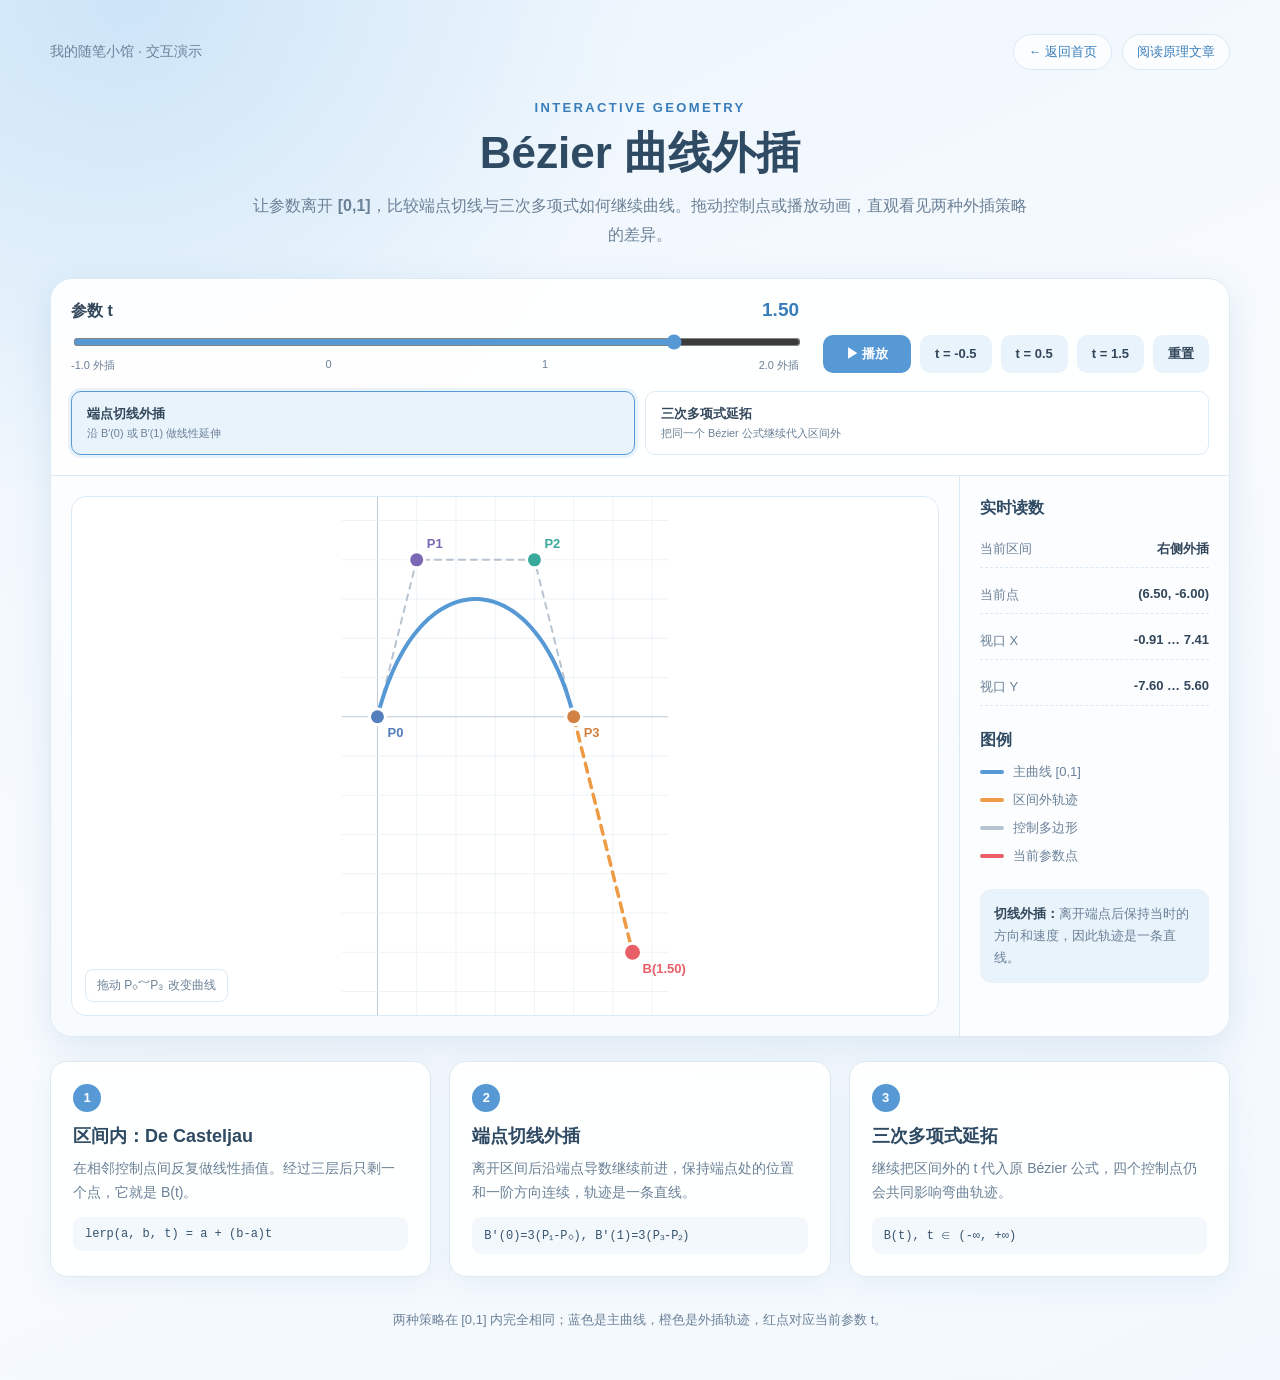
<file: projects/bezier-extrapolation/index.html>
<!DOCTYPE html>
<html lang="zh-CN">
<head>
<meta charset="UTF-8" />
<meta name="viewport" content="width=device-width, initial-scale=1.0" />
<meta name="description" content="交互比较三次 Bézier 曲线的端点切线外插与三次多项式延拓。" />
<title>Bézier 曲线外插</title>
<style>
:root {
  --bg: #f2f8fd;
  --card: rgba(255,255,255,.94);
  --ink: #33475b;
  --muted: #6b8197;
  --line: #dceaf5;
  --blue: #5799d5;
  --blue-dark: #397dbb;
  --blue-soft: #e9f3fc;
  --orange: #ed9b45;
  --red: #e85f67;
  --teal: #39a99b;
  --shadow: 0 12px 38px rgba(70, 126, 174, .14);
}
* { box-sizing: border-box; }
html { scroll-behavior: smooth; }
body {
  margin: 0;
  color: var(--ink);
  font-family: "PingFang SC", "Microsoft YaHei", -apple-system, BlinkMacSystemFont, "Segoe UI", sans-serif;
  background:
    radial-gradient(circle at 10% 0%, rgba(119,184,234,.26), transparent 32rem),
    linear-gradient(155deg, #eaf4fc, #f8fbfe 48%, var(--bg));
  min-height: 100vh;
}
a { color: var(--blue-dark); text-decoration: none; }
a:hover { color: var(--blue); }
.page { width: min(1180px, calc(100% - 32px)); margin: 0 auto; padding: 34px 0 54px; }
.topbar { display: flex; justify-content: space-between; align-items: center; gap: 16px; margin-bottom: 30px; }
.brand { font-size: 14px; color: var(--muted); }
.nav { display: flex; flex-wrap: wrap; gap: 10px; }
.nav a { padding: 8px 14px; border: 1px solid var(--line); border-radius: 999px; background: rgba(255,255,255,.7); font-size: 13px; }
.hero { text-align: center; max-width: 780px; margin: 0 auto 28px; }
.eyebrow { color: var(--blue-dark); font-size: 13px; font-weight: 700; letter-spacing: .18em; text-transform: uppercase; }
h1 { margin: 10px 0 12px; color: #2f4a63; font-size: clamp(28px, 5vw, 44px); line-height: 1.25; }
.lead { margin: 0; color: var(--muted); line-height: 1.8; font-size: 16px; }
.demo-shell { background: var(--card); border: 1px solid var(--line); border-radius: 22px; box-shadow: var(--shadow); overflow: hidden; }
.toolbar { padding: 20px; border-bottom: 1px solid var(--line); display: grid; grid-template-columns: minmax(230px, 1fr) auto; gap: 18px 24px; align-items: end; }
.control-label { display: flex; justify-content: space-between; align-items: baseline; font-weight: 650; margin-bottom: 10px; }
.value { color: var(--blue-dark); font-variant-numeric: tabular-nums; font-size: 19px; }
input[type="range"] { width: 100%; accent-color: var(--blue); cursor: pointer; }
.range-hints { display: flex; justify-content: space-between; margin-top: 4px; color: var(--muted); font-size: 11px; }
.actions { display: flex; flex-wrap: wrap; gap: 9px; }
button { border: 0; border-radius: 10px; padding: 10px 15px; font: inherit; font-size: 13px; font-weight: 650; cursor: pointer; color: var(--ink); background: var(--blue-soft); transition: transform .16s, background .16s; }
button:hover { transform: translateY(-1px); background: #dceefa; }
button.primary { color: #fff; background: var(--blue); min-width: 88px; }
button.primary:hover { background: var(--blue-dark); }
.method-switch { grid-column: 1 / -1; display: grid; grid-template-columns: repeat(2, 1fr); gap: 10px; }
.method { text-align: left; padding: 13px 15px; border: 1px solid var(--line); background: #fff; }
.method strong { display: block; margin-bottom: 2px; }
.method small { color: var(--muted); font-weight: 400; }
.method.active { border-color: var(--blue); box-shadow: 0 0 0 3px rgba(87,153,213,.12); background: var(--blue-soft); }
.stage { display: grid; grid-template-columns: minmax(0, 1fr) 270px; min-height: 560px; }
.canvas-wrap { position: relative; min-width: 0; padding: 20px; background: linear-gradient(180deg, #fbfdff, #f7fbfe); }
canvas { width: 100%; height: 520px; display: block; border: 1px solid var(--line); border-radius: 15px; background: #fff; touch-action: none; cursor: crosshair; }
.canvas-tip { position: absolute; left: 34px; bottom: 34px; padding: 7px 11px; border-radius: 8px; color: var(--muted); background: rgba(255,255,255,.9); border: 1px solid var(--line); font-size: 12px; pointer-events: none; }
.side { border-left: 1px solid var(--line); padding: 22px 20px; background: #fbfdff; }
.side h2 { margin: 0 0 12px; font-size: 16px; color: #2f4a63; }
.readout { display: grid; gap: 9px; margin-bottom: 24px; }
.metric { display: flex; justify-content: space-between; gap: 12px; padding: 9px 0; border-bottom: 1px dashed var(--line); font-size: 13px; }
.metric span { color: var(--muted); }
.metric b { font-variant-numeric: tabular-nums; text-align: right; }
.legend { display: grid; gap: 10px; margin-bottom: 24px; }
.legend-row { display: flex; align-items: center; gap: 9px; color: var(--muted); font-size: 13px; }
.swatch { width: 24px; height: 4px; border-radius: 9px; flex: 0 0 auto; }
.explain { padding: 14px; border-radius: 12px; background: var(--blue-soft); color: var(--muted); font-size: 13px; line-height: 1.7; }
.explain strong { color: var(--ink); }
.content { display: grid; grid-template-columns: repeat(3, 1fr); gap: 18px; margin-top: 24px; }
.info-card { background: var(--card); border: 1px solid var(--line); border-radius: 17px; padding: 22px; box-shadow: 0 8px 28px rgba(70,126,174,.08); }
.info-card .num { display: inline-grid; place-items: center; width: 28px; height: 28px; border-radius: 50%; color: #fff; background: var(--blue); font-size: 13px; font-weight: 700; }
.info-card h2 { margin: 12px 0 8px; font-size: 18px; color: #2f4a63; }
.info-card p { margin: 0; color: var(--muted); line-height: 1.75; font-size: 14px; }
.formula { display: block; overflow-x: auto; margin-top: 12px; padding: 10px 12px; border-radius: 9px; background: #f3f8fc; color: #38546e; font-family: "SFMono-Regular", Consolas, monospace; font-size: 12px; white-space: nowrap; }
.footer { text-align: center; margin-top: 34px; color: var(--muted); font-size: 13px; }
@media (max-width: 880px) {
  .stage { grid-template-columns: 1fr; }
  .side { border-left: 0; border-top: 1px solid var(--line); display: grid; grid-template-columns: 1fr 1fr; gap: 18px; }
  .side .explain { grid-column: 1 / -1; }
  .content { grid-template-columns: 1fr; }
}
@media (max-width: 620px) {
  .page { width: min(100% - 18px, 1180px); padding-top: 18px; }
  .topbar { align-items: flex-start; }
  .brand { display: none; }
  .nav { width: 100%; justify-content: center; }
  h1 { font-size: 28px; }
  .toolbar { grid-template-columns: 1fr; padding: 15px; }
  .actions { justify-content: center; }
  .method-switch { grid-column: auto; grid-template-columns: 1fr; }
  .canvas-wrap { padding: 10px; }
  canvas { height: 410px; }
  .canvas-tip { left: 20px; bottom: 20px; }
  .side { grid-template-columns: 1fr; }
  .side .explain { grid-column: auto; }
}
@media (prefers-reduced-motion: reduce) { * { scroll-behavior: auto !important; } button { transition: none; } }
</style>
</head>
<body>
<main class="page">
  <div class="topbar">
    <div class="brand">我的随笔小馆 · 交互演示</div>
    <nav class="nav" aria-label="页面导航">
      <a href="../../index.html">← 返回首页</a>
      <a href="../../post.html?slug=bezier-extrapolation">阅读原理文章</a>
    </nav>
  </div>

  <header class="hero">
    <div class="eyebrow">Interactive Geometry</div>
    <h1>Bézier 曲线外插</h1>
    <p class="lead">让参数离开 <strong>[0,1]</strong>，比较端点切线与三次多项式如何继续曲线。拖动控制点或播放动画，直观看见两种外插策略的差异。</p>
  </header>

  <section class="demo-shell" aria-label="Bézier 曲线外插交互演示">
    <div class="toolbar">
      <div>
        <div class="control-label"><label for="tSlider">参数 t</label><output class="value" id="tValue">1.50</output></div>
        <input id="tSlider" type="range" min="-1" max="2" step="0.01" value="1.5" />
        <div class="range-hints"><span>-1.0 外插</span><span>0</span><span>1</span><span>2.0 外插</span></div>
      </div>
      <div class="actions">
        <button class="primary" id="playBtn" type="button">▶ 播放</button>
        <button type="button" data-t="-0.5">t = -0.5</button>
        <button type="button" data-t="0.5">t = 0.5</button>
        <button type="button" data-t="1.5">t = 1.5</button>
        <button id="resetBtn" type="button">重置</button>
      </div>
      <div class="method-switch" role="group" aria-label="外插算法">
        <button class="method active" type="button" data-method="tangent">
          <strong>端点切线外插</strong><small>沿 B′(0) 或 B′(1) 做线性延伸</small>
        </button>
        <button class="method" type="button" data-method="polynomial">
          <strong>三次多项式延拓</strong><small>把同一个 Bézier 公式继续代入区间外</small>
        </button>
      </div>
    </div>

    <div class="stage">
      <div class="canvas-wrap">
        <canvas id="canvas" aria-label="可拖动控制点的 Bézier 曲线图"></canvas>
        <div class="canvas-tip">拖动 P₀～P₃ 改变曲线</div>
      </div>
      <aside class="side">
        <div>
          <h2>实时读数</h2>
          <div class="readout">
            <div class="metric"><span>当前区间</span><b id="zoneValue">右侧外插</b></div>
            <div class="metric"><span>当前点</span><b id="pointValue">(0.00, 0.00)</b></div>
            <div class="metric"><span>视口 X</span><b id="xRange">0.00 … 0.00</b></div>
            <div class="metric"><span>视口 Y</span><b id="yRange">0.00 … 0.00</b></div>
          </div>
        </div>
        <div>
          <h2>图例</h2>
          <div class="legend">
            <div class="legend-row"><span class="swatch" style="background:#5799d5"></span>主曲线 [0,1]</div>
            <div class="legend-row"><span class="swatch" style="background:#ed9b45"></span>区间外轨迹</div>
            <div class="legend-row"><span class="swatch" style="background:#b7c4d0"></span>控制多边形</div>
            <div class="legend-row"><span class="swatch" style="background:#e85f67"></span>当前参数点</div>
          </div>
        </div>
        <div class="explain" id="methodExplain"><strong>切线外插：</strong>离开端点后保持当时的方向和速度，因此轨迹是一条直线。</div>
      </aside>
    </div>
  </section>

  <section class="content" aria-label="原理解读">
    <article class="info-card">
      <span class="num">1</span>
      <h2>区间内：De Casteljau</h2>
      <p>在相邻控制点间反复做线性插值。经过三层后只剩一个点，它就是 B(t)。</p>
      <code class="formula">lerp(a, b, t) = a + (b-a)t</code>
    </article>
    <article class="info-card">
      <span class="num">2</span>
      <h2>端点切线外插</h2>
      <p>离开区间后沿端点导数继续前进，保持端点处的位置和一阶方向连续，轨迹是一条直线。</p>
      <code class="formula">B′(0)=3(P₁-P₀), B′(1)=3(P₃-P₂)</code>
    </article>
    <article class="info-card">
      <span class="num">3</span>
      <h2>三次多项式延拓</h2>
      <p>继续把区间外的 t 代入原 Bézier 公式，四个控制点仍会共同影响弯曲轨迹。</p>
      <code class="formula">B(t), t ∈ (-∞, +∞)</code>
    </article>
  </section>

  <footer class="footer">两种策略在 [0,1] 内完全相同；蓝色是主曲线，橙色是外插轨迹，红点对应当前参数 t。</footer>
</main>

<script>
(() => {
  "use strict";

  const canvas = document.getElementById("canvas");
  const ctx = canvas.getContext("2d");
  const slider = document.getElementById("tSlider");
  const tValue = document.getElementById("tValue");
  const playBtn = document.getElementById("playBtn");
  const resetBtn = document.getElementById("resetBtn");
  const methodExplain = document.getElementById("methodExplain");
  const zoneValue = document.getElementById("zoneValue");
  const pointValue = document.getElementById("pointValue");
  const xRange = document.getElementById("xRange");
  const yRange = document.getElementById("yRange");

  const INITIAL = [
    { x: 0, y: 0 },
    { x: 1, y: 4 },
    { x: 4, y: 4 },
    { x: 5, y: 0 }
  ];
  let points = INITIAL.map(copyPoint);
  let t = 1.5;
  let method = "tangent";
  let viewport = { minX: -2, maxX: 7, minY: -2, maxY: 6, scale: 1, ox: 0, oy: 0 };
  let dragIndex = -1;
  let playing = false;
  let rafId = 0;
  let lastTime = 0;

  function copyPoint(p) { return { x: p.x, y: p.y }; }
  function lerp(a, b, u) { return { x: a.x + (b.x - a.x) * u, y: a.y + (b.y - a.y) * u }; }

  function bezierAt(u) {
    const q0 = lerp(points[0], points[1], u);
    const q1 = lerp(points[1], points[2], u);
    const q2 = lerp(points[2], points[3], u);
    return lerp(lerp(q0, q1, u), lerp(q1, q2, u), u);
  }

  function tangentAt(u) {
    if (u < 0) {
      return {
        x: points[0].x + u * 3 * (points[1].x - points[0].x),
        y: points[0].y + u * 3 * (points[1].y - points[0].y)
      };
    }
    if (u > 1) {
      const d = u - 1;
      return {
        x: points[3].x + d * 3 * (points[3].x - points[2].x),
        y: points[3].y + d * 3 * (points[3].y - points[2].y)
      };
    }
    return bezierAt(u);
  }

  function curveAt(u) { return method === "polynomial" ? bezierAt(u) : tangentAt(u); }

  function sample(from, to, count, fn) {
    const result = [];
    for (let i = 0; i <= count; i++) result.push(fn(from + (to - from) * i / count));
    return result;
  }

  function fitViewport(displayPoints) {
    let minX = Infinity, maxX = -Infinity, minY = Infinity, maxY = -Infinity;
    displayPoints.forEach(p => {
      minX = Math.min(minX, p.x); maxX = Math.max(maxX, p.x);
      minY = Math.min(minY, p.y); maxY = Math.max(maxY, p.y);
    });
    let dx = Math.max(maxX - minX, 1);
    let dy = Math.max(maxY - minY, 1);
    const padX = Math.max(dx * .14, .65);
    const padY = Math.max(dy * .16, .65);
    minX -= padX; maxX += padX; minY -= padY; maxY += padY;
    dx = maxX - minX; dy = maxY - minY;
    const cssWidth = canvas.clientWidth;
    const cssHeight = canvas.clientHeight;
    const scale = Math.min(cssWidth / dx, cssHeight / dy);
    viewport = {
      minX, maxX, minY, maxY, scale,
      ox: (cssWidth - dx * scale) / 2 - minX * scale,
      oy: (cssHeight - dy * scale) / 2 + maxY * scale
    };
  }

  function toScreen(p) { return { x: viewport.ox + p.x * viewport.scale, y: viewport.oy - p.y * viewport.scale }; }
  function toMath(x, y) { return { x: (x - viewport.ox) / viewport.scale, y: (viewport.oy - y) / viewport.scale }; }

  function resizeCanvas() {
    const dpr = Math.min(window.devicePixelRatio || 1, 2);
    const w = Math.max(1, Math.round(canvas.clientWidth * dpr));
    const h = Math.max(1, Math.round(canvas.clientHeight * dpr));
    if (canvas.width !== w || canvas.height !== h) { canvas.width = w; canvas.height = h; }
    ctx.setTransform(dpr, 0, 0, dpr, 0, 0);
    draw();
  }

  function drawPolyline(items, color, width, dash) {
    if (items.length < 2) return;
    ctx.save();
    ctx.strokeStyle = color; ctx.lineWidth = width; ctx.lineJoin = "round"; ctx.lineCap = "round";
    if (dash) ctx.setLineDash(dash);
    ctx.beginPath();
    let s = toScreen(items[0]); ctx.moveTo(s.x, s.y);
    for (let i = 1; i < items.length; i++) { s = toScreen(items[i]); ctx.lineTo(s.x, s.y); }
    ctx.stroke(); ctx.restore();
  }

  function drawDot(p, radius, fill, label, index) {
    const s = toScreen(p);
    ctx.save();
    ctx.fillStyle = "#fff"; ctx.beginPath(); ctx.arc(s.x, s.y, radius + 3, 0, Math.PI * 2); ctx.fill();
    ctx.fillStyle = fill; ctx.beginPath(); ctx.arc(s.x, s.y, radius, 0, Math.PI * 2); ctx.fill();
    if (label) {
      ctx.font = "600 13px -apple-system, sans-serif";
      ctx.fillStyle = fill; ctx.textAlign = "left"; ctx.textBaseline = "middle";
      const dy = index === 1 || index === 2 ? -15 : 17;
      ctx.fillText(label, s.x + 10, s.y + dy);
    }
    ctx.restore();
  }

  function drawGrid() {
    const stepGuess = 70 / viewport.scale;
    const power = Math.pow(10, Math.floor(Math.log10(Math.max(stepGuess, .001))));
    const fraction = stepGuess / power;
    const step = (fraction < 2 ? 1 : fraction < 5 ? 2 : 5) * power;
    ctx.save();
    ctx.lineWidth = 1;
    ctx.font = "11px -apple-system, sans-serif";
    ctx.fillStyle = "#9aacbb";
    for (let x = Math.ceil(viewport.minX / step) * step; x <= viewport.maxX; x += step) {
      const a = toScreen({ x, y: viewport.minY }); const b = toScreen({ x, y: viewport.maxY });
      ctx.strokeStyle = Math.abs(x) < step / 100 ? "#bdcbd7" : "#edf3f7";
      ctx.beginPath(); ctx.moveTo(a.x, a.y); ctx.lineTo(b.x, b.y); ctx.stroke();
    }
    for (let y = Math.ceil(viewport.minY / step) * step; y <= viewport.maxY; y += step) {
      const a = toScreen({ x: viewport.minX, y }); const b = toScreen({ x: viewport.maxX, y });
      ctx.strokeStyle = Math.abs(y) < step / 100 ? "#bdcbd7" : "#edf3f7";
      ctx.beginPath(); ctx.moveTo(a.x, a.y); ctx.lineTo(b.x, b.y); ctx.stroke();
    }
    ctx.restore();
  }

  function draw() {
    if (!canvas.clientWidth || !canvas.clientHeight) return;
    const baseCurve = sample(0, 1, 160, bezierAt);
    let extension = [];
    if (t < 0) extension = sample(t, 0, Math.max(20, Math.round(Math.abs(t) * 100)), curveAt);
    if (t > 1) extension = sample(1, t, Math.max(20, Math.round((t - 1) * 100)), curveAt);
    const target = curveAt(t);
    fitViewport(points.concat(baseCurve, extension, [target]));

    ctx.clearRect(0, 0, canvas.clientWidth, canvas.clientHeight);
    drawGrid();
    drawPolyline(points, "#b7c4d0", 2, [6, 6]);
    drawPolyline(baseCurve, "#5799d5", 4);
    if (extension.length) drawPolyline(extension, "#ed9b45", 3.5, [9, 7]);
    points.forEach((p, i) => drawDot(p, 6.5, ["#547fbc", "#7b68b4", "#39a99b", "#d18143"][i], "P" + i, i));
    drawDot(target, 7.5, "#e85f67", "B(" + t.toFixed(2) + ")");

    tValue.textContent = t.toFixed(2);
    zoneValue.textContent = t < 0 ? "左侧外插" : t > 1 ? "右侧外插" : "定义区间 [0,1]";
    pointValue.textContent = "(" + target.x.toFixed(2) + ", " + target.y.toFixed(2) + ")";
    xRange.textContent = viewport.minX.toFixed(2) + " … " + viewport.maxX.toFixed(2);
    yRange.textContent = viewport.minY.toFixed(2) + " … " + viewport.maxY.toFixed(2);
  }

  function setT(value) {
    t = Math.max(-1, Math.min(2, value));
    slider.value = String(t);
    draw();
  }

  function stop() {
    playing = false; playBtn.textContent = "▶ 播放"; lastTime = 0;
    if (rafId) cancelAnimationFrame(rafId);
  }

  function animate(time) {
    if (!playing) return;
    if (!lastTime) lastTime = time;
    t += (time - lastTime) / 4000 * 3;
    lastTime = time;
    if (t > 2) t = -1;
    setT(t);
    rafId = requestAnimationFrame(animate);
  }

  slider.addEventListener("input", () => { stop(); setT(Number(slider.value)); });
  playBtn.addEventListener("click", () => {
    if (playing) { stop(); return; }
    playing = true; playBtn.textContent = "❚❚ 暂停"; lastTime = 0; rafId = requestAnimationFrame(animate);
  });
  document.querySelectorAll("[data-t]").forEach(btn => btn.addEventListener("click", () => { stop(); setT(Number(btn.dataset.t)); }));
  document.querySelectorAll("[data-method]").forEach(btn => btn.addEventListener("click", () => {
    method = btn.dataset.method;
    document.querySelectorAll("[data-method]").forEach(item => item.classList.toggle("active", item === btn));
    methodExplain.innerHTML = method === "tangent"
      ? "<strong>切线外插：</strong>离开端点后保持当时的方向和速度，因此轨迹是一条直线。"
      : "<strong>多项式延拓：</strong>继续计算原三次函数，四个控制点仍共同影响区间外的弯曲轨迹。";
    draw();
  }));
  resetBtn.addEventListener("click", () => { stop(); points = INITIAL.map(copyPoint); setT(1.5); });

  function pointerPosition(event) {
    const rect = canvas.getBoundingClientRect();
    return { x: event.clientX - rect.left, y: event.clientY - rect.top };
  }
  canvas.addEventListener("pointerdown", event => {
    const pos = pointerPosition(event);
    let nearest = -1, distance = 20;
    points.forEach((p, i) => {
      const s = toScreen(p); const d = Math.hypot(s.x - pos.x, s.y - pos.y);
      if (d < distance) { distance = d; nearest = i; }
    });
    if (nearest >= 0) {
      stop(); dragIndex = nearest; canvas.setPointerCapture(event.pointerId); canvas.style.cursor = "grabbing"; event.preventDefault();
    }
  });
  canvas.addEventListener("pointermove", event => {
    if (dragIndex < 0) return;
    const pos = pointerPosition(event);
    points[dragIndex] = toMath(pos.x, pos.y);
    draw();
  });
  function endDrag(event) {
    if (dragIndex < 0) return;
    dragIndex = -1; canvas.style.cursor = "crosshair";
    try { canvas.releasePointerCapture(event.pointerId); } catch (_) {}
  }
  canvas.addEventListener("pointerup", endDrag);
  canvas.addEventListener("pointercancel", endDrag);
  window.addEventListener("resize", resizeCanvas);
  new ResizeObserver(resizeCanvas).observe(canvas);
  resizeCanvas();
})();
</script>
</body>
</html>
</file>
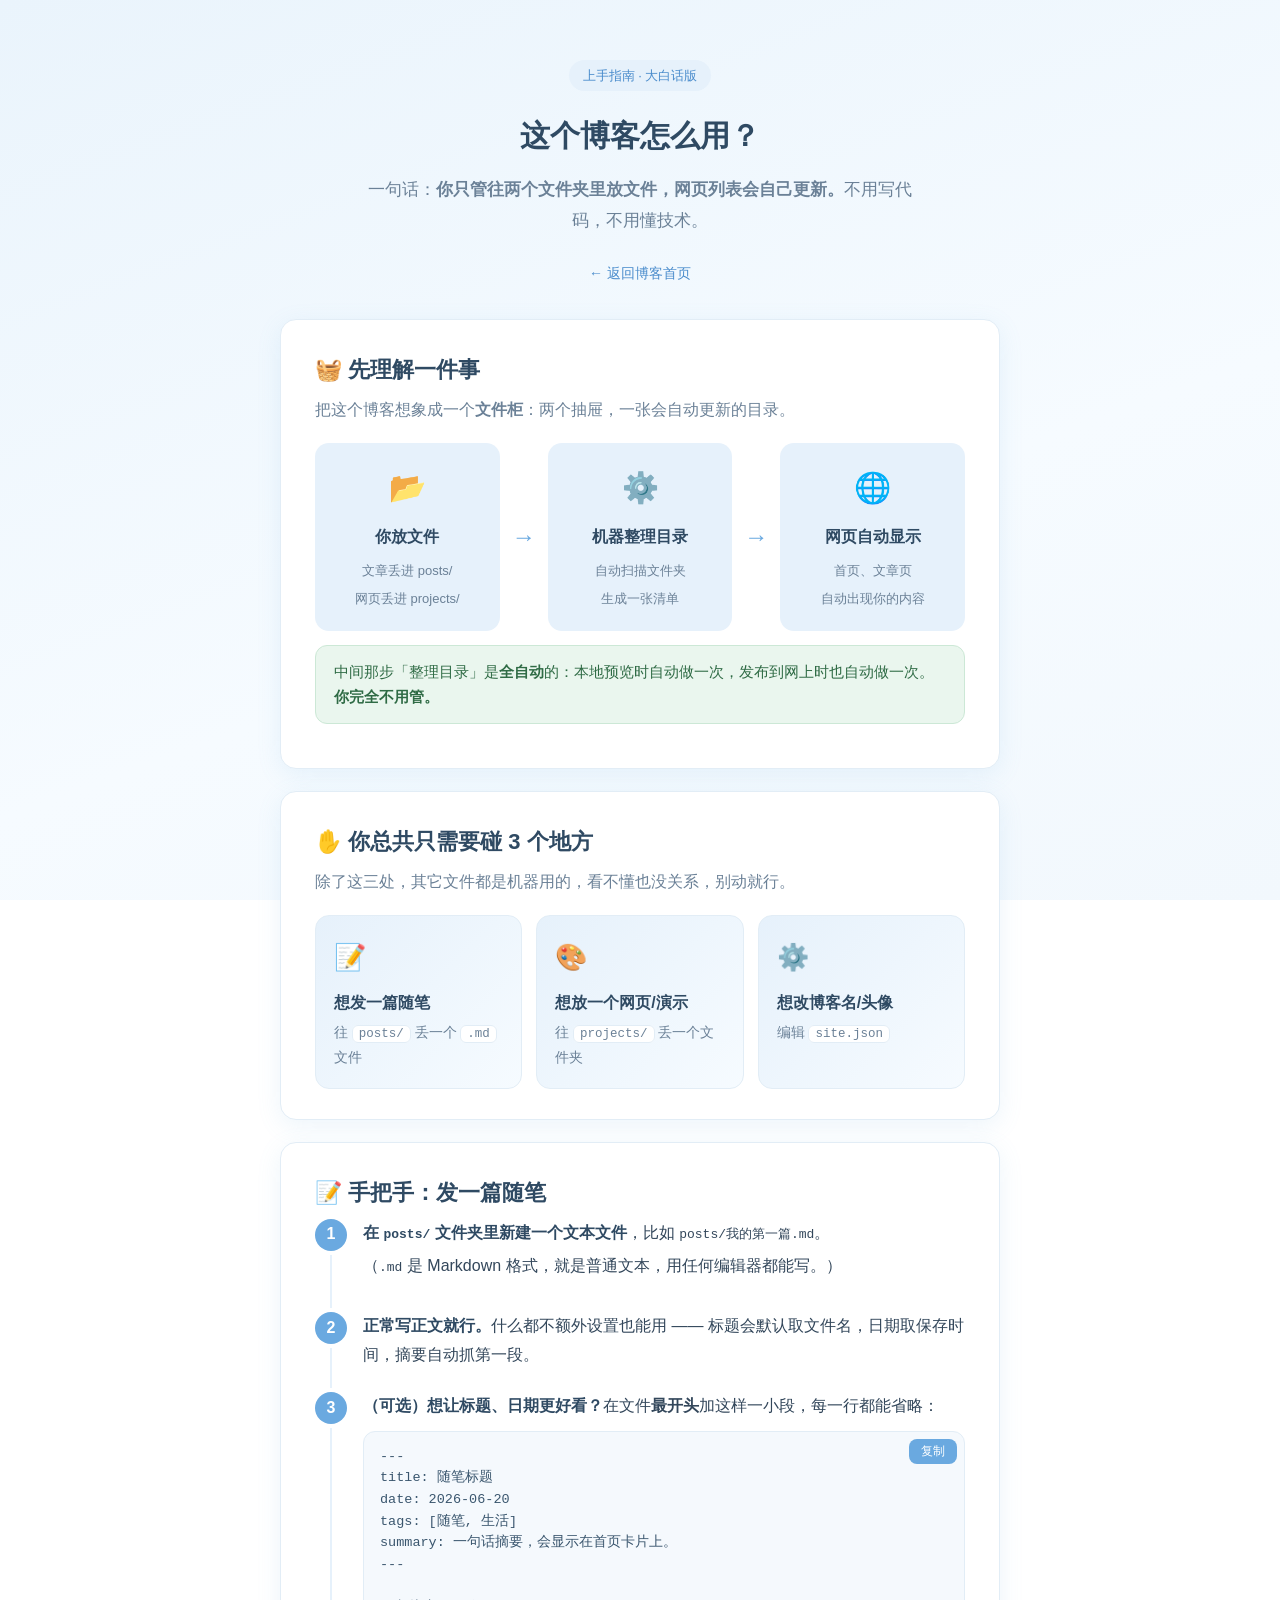
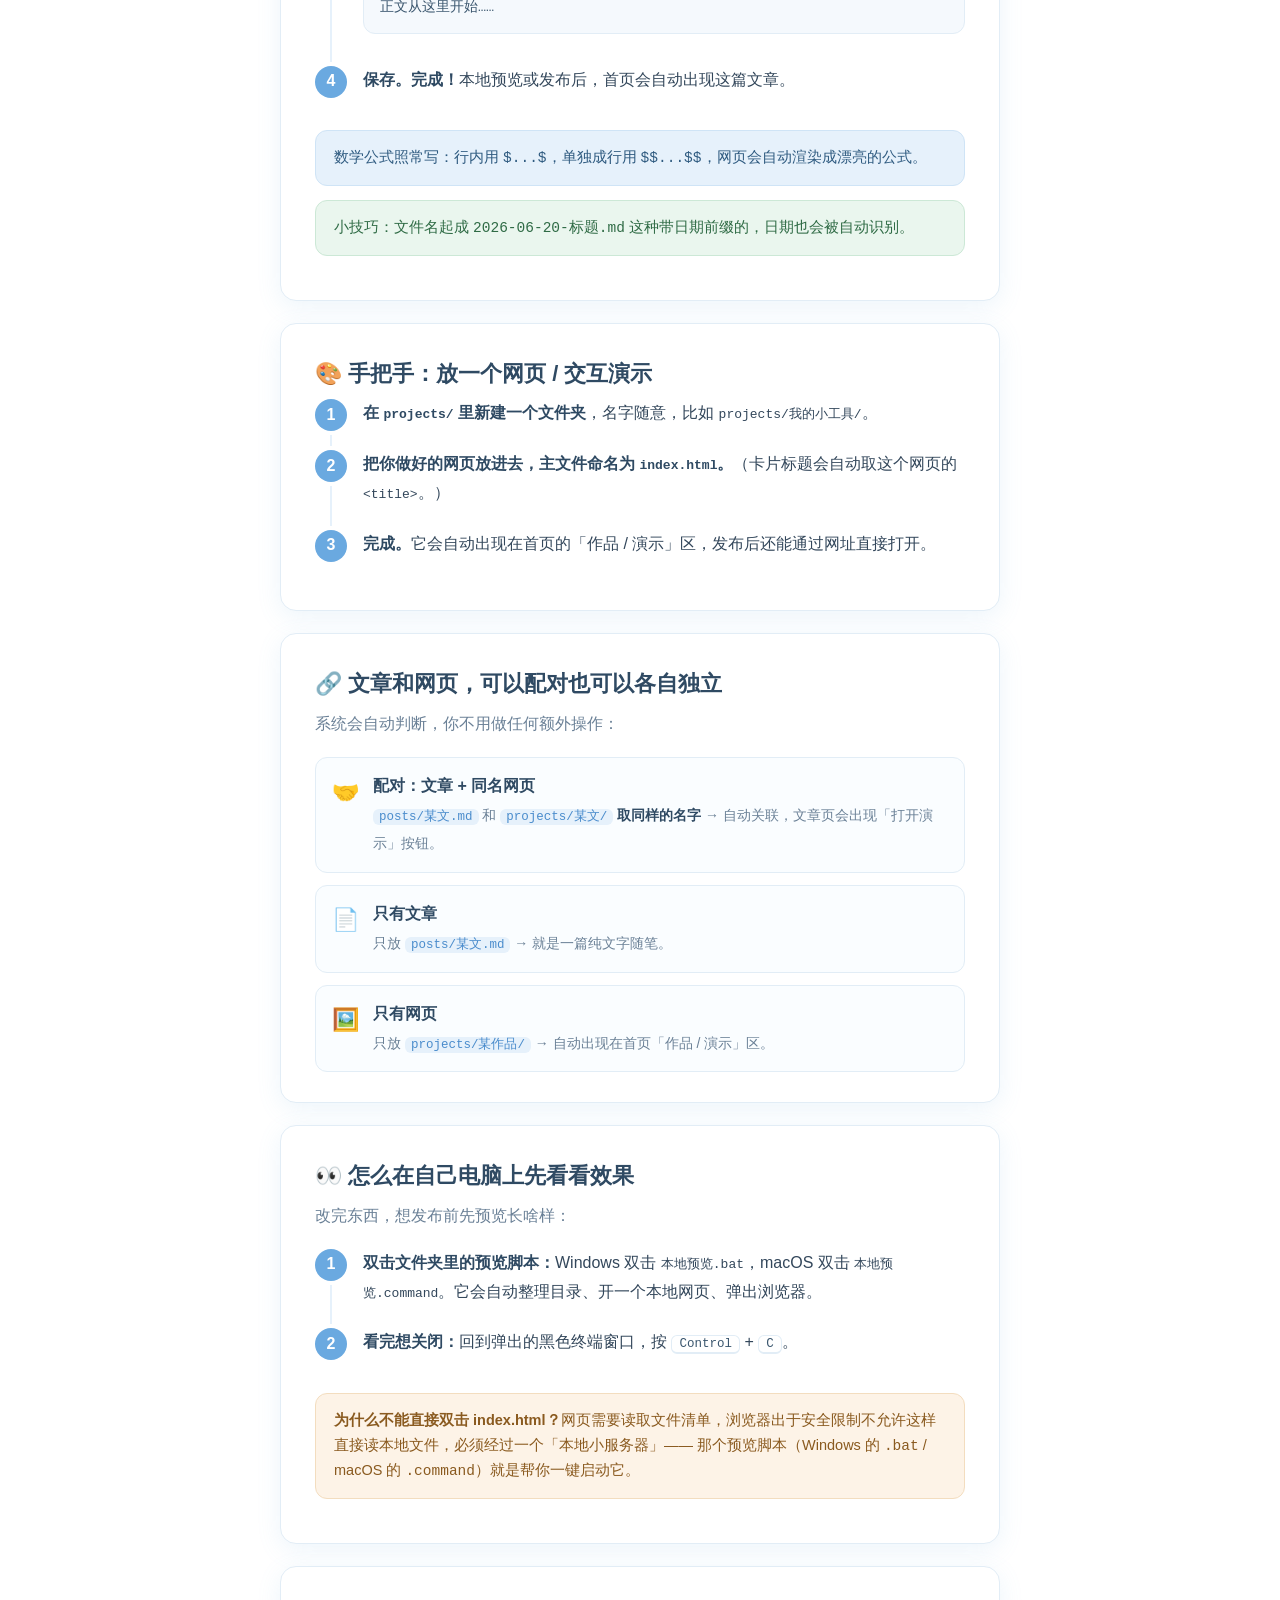
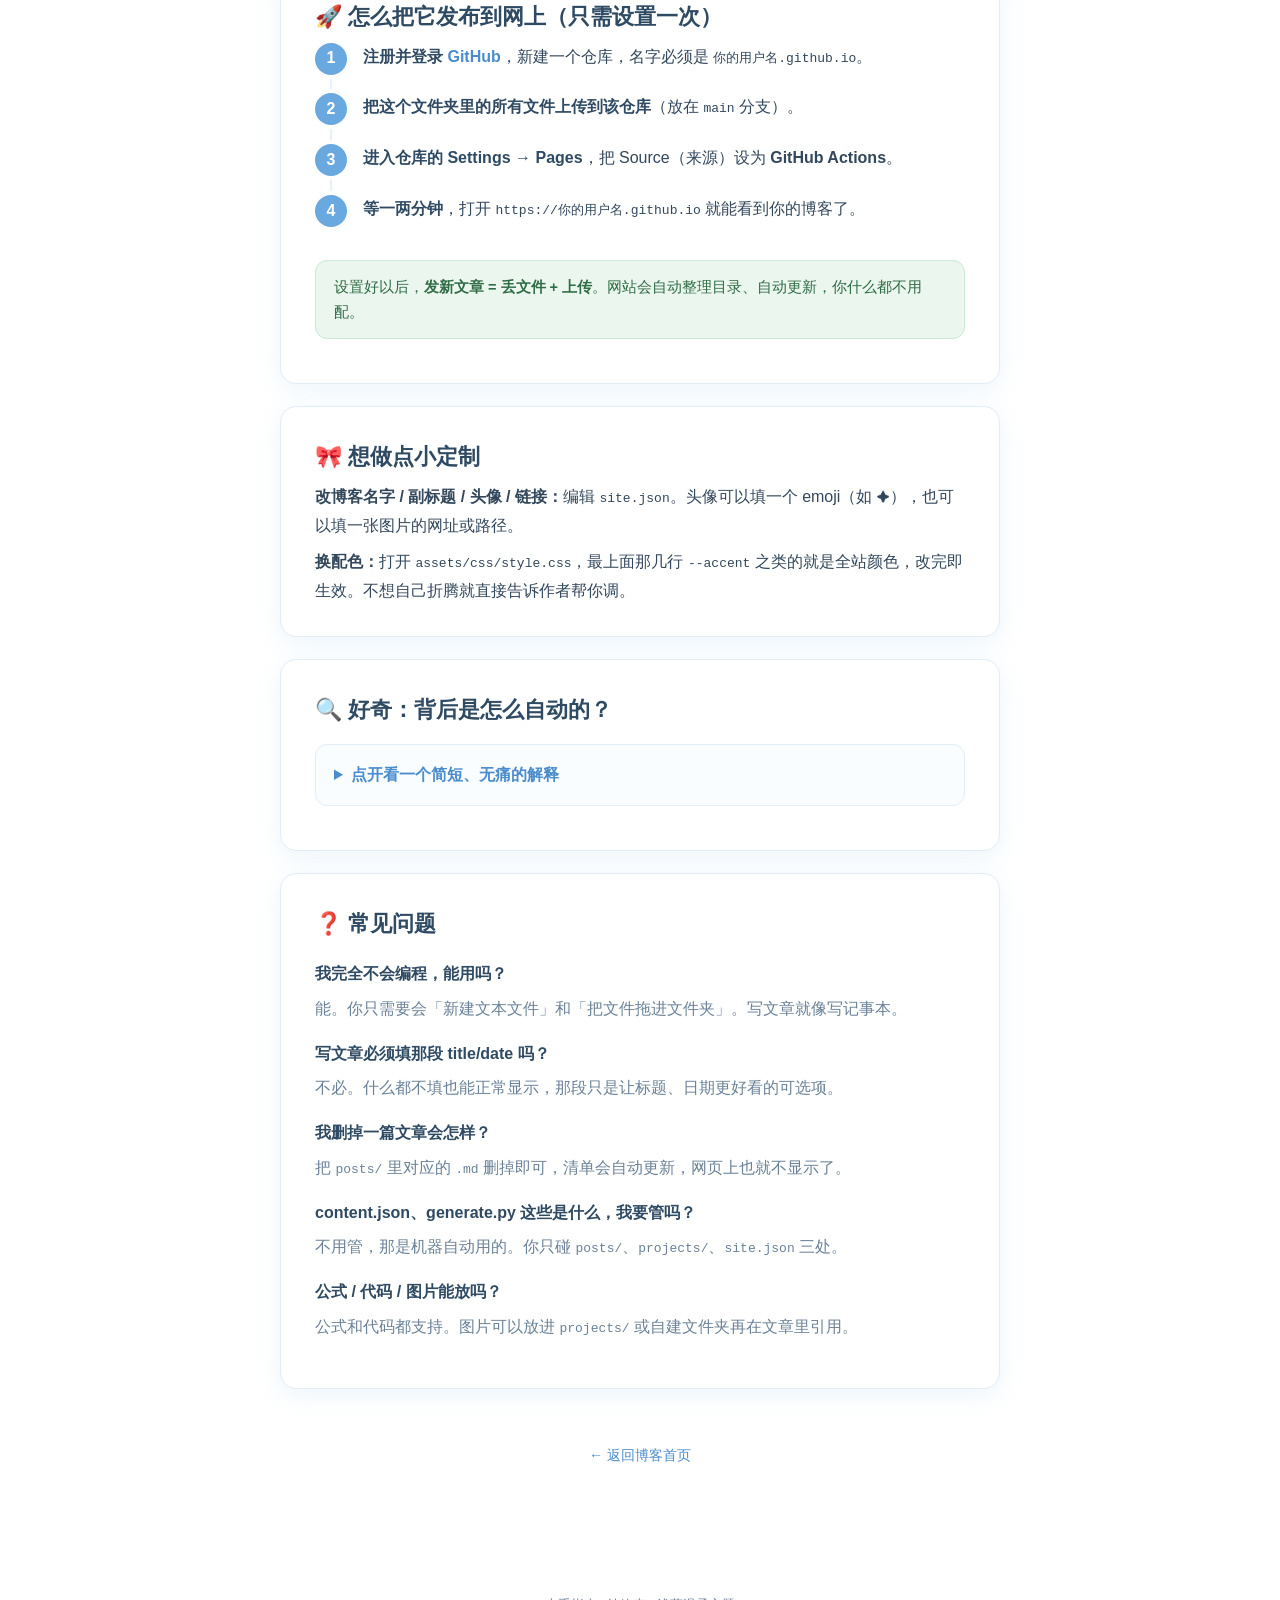
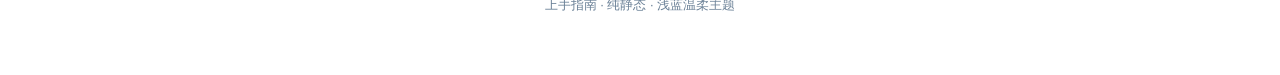
<file: guide.html>
<!DOCTYPE html>
<html lang="zh-CN">
<head>
<meta charset="UTF-8" />
<meta name="viewport" content="width=device-width, initial-scale=1.0" />
<title>上手指南 · 这个博客怎么用</title>
<link rel="stylesheet" href="assets/css/style.css" />
<style>
  /* —— 指南页专用样式（复用 style.css 里的浅蓝配色变量）—— */
  .guide-hero { text-align:center; padding:60px 20px 10px; }
  .guide-hero h1 { font-size:30px; color:#2f4a63; margin:0 0 12px; }
  .guide-hero p  { color:var(--ink-soft); font-size:17px; margin:0 auto; max-width:560px; }
  .badge { display:inline-block; background:var(--accent-soft); color:var(--accent-deep);
           font-size:13px; padding:4px 14px; border-radius:999px; margin-bottom:18px; }

  .block { background:var(--card); border:1px solid var(--line); border-radius:var(--radius);
           box-shadow:var(--shadow); padding:30px 34px; margin:22px 0; }
  .block h2 { margin:0 0 6px; font-size:22px; color:#2f4a63; display:flex; align-items:center; gap:10px; }
  .block .lead { color:var(--ink-soft); margin:0 0 18px; }

  /* 流程图 */
  .flow { display:flex; align-items:stretch; gap:12px; flex-wrap:wrap; justify-content:center; }
  .flow-box { flex:1 1 150px; min-width:150px; text-align:center; background:var(--accent-soft);
              border-radius:14px; padding:18px 14px; }
  .flow-box .emoji { font-size:30px; display:block; margin-bottom:8px; }
  .flow-box strong { display:block; color:#2f4a63; margin-bottom:4px; }
  .flow-box span { font-size:13px; color:var(--ink-soft); }
  .flow-arrow { display:flex; align-items:center; color:var(--accent); font-size:24px; font-weight:700; }
  @media (max-width:560px){ .flow-arrow{ transform:rotate(90deg); justify-content:center; } }

  /* 三张卡片 */
  .three { display:grid; grid-template-columns:repeat(auto-fit,minmax(170px,1fr)); gap:14px; }
  .mini { background:linear-gradient(135deg,var(--accent-soft),#f6fbff); border:1px solid var(--line);
          border-radius:14px; padding:18px; }
  .mini .emoji { font-size:26px; }
  .mini h3 { margin:8px 0 4px; font-size:16px; color:#2f4a63; }
  .mini p { margin:0; font-size:13.5px; color:var(--ink-soft); }
  .mini code { background:#fff; border:1px solid var(--line); padding:1px 6px; border-radius:6px; font-size:12.5px; }

  /* 步骤 */
  ol.steps { list-style:none; counter-reset:s; padding:0; margin:0; }
  ol.steps > li { counter-increment:s; position:relative; padding:0 0 22px 48px; }
  ol.steps > li::before { content:counter(s); position:absolute; left:0; top:0;
        width:32px; height:32px; border-radius:50%; background:var(--accent); color:#fff;
        display:flex; align-items:center; justify-content:center; font-weight:700; }
  ol.steps > li:not(:last-child)::after { content:""; position:absolute; left:15px; top:36px; bottom:4px;
        width:2px; background:var(--accent-soft); }
  ol.steps > li strong { color:#2f4a63; }
  ol.steps p { margin:4px 0 10px; }

  /* 代码块 + 复制按钮 */
  .codeblock { position:relative; margin:10px 0; }
  .codeblock pre { background:#f5f9fd; border:1px solid var(--line); border-radius:12px;
       padding:14px 16px; overflow-x:auto; font-size:13.5px; line-height:1.6; margin:0; }
  .codeblock code { font-family:"SF Mono",Menlo,Consolas,monospace; color:#3a566e; white-space:pre; }
  .copy { position:absolute; top:8px; right:8px; border:none; cursor:pointer;
       background:var(--accent); color:#fff; font-size:12px; padding:4px 12px; border-radius:8px; }
  .copy:hover { background:var(--accent-deep); }

  /* 提示框 */
  .callout { border-radius:12px; padding:14px 18px; margin:14px 0; font-size:14.5px; line-height:1.7; }
  .callout.tip  { background:#eaf6ee; border:1px solid #cce8d6; color:#2f6b45; }
  .callout.info { background:var(--accent-soft); border:1px solid #cfe4f6; color:#2f5b80; }
  .callout.warn { background:#fdf3e7; border:1px solid #f3ddbf; color:#8a5a1f; }
  .callout b { font-weight:700; }

  /* 关系卡 */
  .rel { display:grid; grid-template-columns:1fr; gap:12px; }
  .rel .row { display:flex; gap:14px; align-items:flex-start; background:#fafdff;
        border:1px solid var(--line); border-radius:12px; padding:14px 16px; }
  .rel .row .ic { font-size:22px; }
  .rel .row b { color:#2f4a63; }
  .rel .row span { color:var(--ink-soft); font-size:14px; }
  .rel .row code { background:var(--accent-soft); color:var(--accent-deep); padding:1px 6px; border-radius:6px; font-size:12.5px; }

  details.why { background:#fafdff; border:1px solid var(--line); border-radius:12px; padding:6px 18px; margin:14px 0; }
  details.why summary { cursor:pointer; color:var(--accent-deep); font-weight:600; padding:10px 0; }
  details.why p { color:var(--ink); font-size:14.5px; }

  .faq dt { font-weight:700; color:#2f4a63; margin-top:16px; }
  .faq dd { margin:6px 0 0; color:var(--ink-soft); }

  kbd { background:#fff; border:1px solid var(--line); border-bottom-width:2px; border-radius:6px;
        padding:1px 7px; font-size:12.5px; color:#3a566e; }
</style>
</head>
<body>

  <header class="guide-hero">
    <div class="badge">上手指南 · 大白话版</div>
    <h1>这个博客怎么用？</h1>
    <p>一句话：<b>你只管往两个文件夹里放文件，网页列表会自己更新。</b>不用写代码，不用懂技术。</p>
    <a class="back-link" href="index.html">← 返回博客首页</a>
  </header>

  <main class="wrap" style="padding-bottom:50px">

    <!-- 核心理念 -->
    <section class="block">
      <h2>🧺 先理解一件事</h2>
      <p class="lead">把这个博客想象成一个<b>文件柜</b>：两个抽屉，一张会自动更新的目录。</p>
      <div class="flow">
        <div class="flow-box">
          <span class="emoji">📂</span>
          <strong>你放文件</strong>
          <span>文章丢进 posts/<br>网页丢进 projects/</span>
        </div>
        <div class="flow-arrow">→</div>
        <div class="flow-box">
          <span class="emoji">⚙️</span>
          <strong>机器整理目录</strong>
          <span>自动扫描文件夹<br>生成一张清单</span>
        </div>
        <div class="flow-arrow">→</div>
        <div class="flow-box">
          <span class="emoji">🌐</span>
          <strong>网页自动显示</strong>
          <span>首页、文章页<br>自动出现你的内容</span>
        </div>
      </div>
      <div class="callout tip">中间那步「整理目录」是<b>全自动</b>的：本地预览时自动做一次，发布到网上时也自动做一次。<b>你完全不用管。</b></div>
    </section>

    <!-- 你只碰三个地方 -->
    <section class="block">
      <h2>✋ 你总共只需要碰 3 个地方</h2>
      <p class="lead">除了这三处，其它文件都是机器用的，看不懂也没关系，别动就行。</p>
      <div class="three">
        <div class="mini">
          <span class="emoji">📝</span>
          <h3>想发一篇随笔</h3>
          <p>往 <code>posts/</code> 丢一个 <code>.md</code> 文件</p>
        </div>
        <div class="mini">
          <span class="emoji">🎨</span>
          <h3>想放一个网页/演示</h3>
          <p>往 <code>projects/</code> 丢一个文件夹</p>
        </div>
        <div class="mini">
          <span class="emoji">⚙️</span>
          <h3>想改博客名/头像</h3>
          <p>编辑 <code>site.json</code></p>
        </div>
      </div>
    </section>

    <!-- 发随笔 -->
    <section class="block">
      <h2>📝 手把手：发一篇随笔</h2>
      <ol class="steps">
        <li>
          <strong>在 <code>posts/</code> 文件夹里新建一个文本文件</strong>，比如 <code>posts/我的第一篇.md</code>。
          <p>（<code>.md</code> 是 Markdown 格式，就是普通文本，用任何编辑器都能写。）</p>
        </li>
        <li>
          <strong>正常写正文就行。</strong>什么都不额外设置也能用 —— 标题会默认取文件名，日期取保存时间，摘要自动抓第一段。
        </li>
        <li>
          <strong>（可选）想让标题、日期更好看？</strong>在文件<b>最开头</b>加这样一小段，每一行都能省略：
          <div class="codeblock">
            <button class="copy">复制</button>
<pre><code>---
title: 随笔标题
date: 2026-06-20
tags: [随笔, 生活]
summary: 一句话摘要，会显示在首页卡片上。
---

正文从这里开始……</code></pre>
          </div>
        </li>
        <li>
          <strong>保存。完成！</strong>本地预览或发布后，首页会自动出现这篇文章。
        </li>
      </ol>
      <div class="callout info">数学公式照常写：行内用 <code>$...$</code>，单独成行用 <code>$$...$$</code>，网页会自动渲染成漂亮的公式。</div>
      <div class="callout tip">小技巧：文件名起成 <code>2026-06-20-标题.md</code> 这种带日期前缀的，日期也会被自动识别。</div>
    </section>

    <!-- 放网页 -->
    <section class="block">
      <h2>🎨 手把手：放一个网页 / 交互演示</h2>
      <ol class="steps">
        <li><strong>在 <code>projects/</code> 里新建一个文件夹</strong>，名字随意，比如 <code>projects/我的小工具/</code>。</li>
        <li><strong>把你做好的网页放进去，主文件命名为 <code>index.html</code>。</strong>（卡片标题会自动取这个网页的 <code>&lt;title&gt;</code>。）</li>
        <li><strong>完成。</strong>它会自动出现在首页的「作品 / 演示」区，发布后还能通过网址直接打开。</li>
      </ol>
    </section>

    <!-- 关系 -->
    <section class="block">
      <h2>🔗 文章和网页，可以配对也可以各自独立</h2>
      <p class="lead">系统会自动判断，你不用做任何额外操作：</p>
      <div class="rel">
        <div class="row"><span class="ic">🤝</span><div>
          <b>配对：文章 + 同名网页</b><br>
          <span><code>posts/某文.md</code> 和 <code>projects/某文/</code> <b>取同样的名字</b> → 自动关联，文章页会出现「打开演示」按钮。</span>
        </div></div>
        <div class="row"><span class="ic">📄</span><div>
          <b>只有文章</b><br>
          <span>只放 <code>posts/某文.md</code> → 就是一篇纯文字随笔。</span>
        </div></div>
        <div class="row"><span class="ic">🖼️</span><div>
          <b>只有网页</b><br>
          <span>只放 <code>projects/某作品/</code> → 自动出现在首页「作品 / 演示」区。</span>
        </div></div>
      </div>
    </section>

    <!-- 本地预览 -->
    <section class="block">
      <h2>👀 怎么在自己电脑上先看看效果</h2>
      <p class="lead">改完东西，想发布前先预览长啥样：</p>
      <ol class="steps">
        <li><strong>双击文件夹里的预览脚本：</strong>Windows 双击 <code>本地预览.bat</code>，macOS 双击 <code>本地预览.command</code>。它会自动整理目录、开一个本地网页、弹出浏览器。</li>
        <li><strong>看完想关闭：</strong>回到弹出的黑色终端窗口，按 <kbd>Control</kbd> + <kbd>C</kbd>。</li>
      </ol>
      <div class="callout warn"><b>为什么不能直接双击 index.html？</b>网页需要读取文件清单，浏览器出于安全限制不允许这样直接读本地文件，必须经过一个「本地小服务器」—— 那个预览脚本（Windows 的 <code>.bat</code> / macOS 的 <code>.command</code>）就是帮你一键启动它。</div>
    </section>

    <!-- 部署 -->
    <section class="block">
      <h2>🚀 怎么把它发布到网上（只需设置一次）</h2>
      <ol class="steps">
        <li><strong>注册并登录 <a href="https://github.com" target="_blank" rel="noopener">GitHub</a></strong>，新建一个仓库，名字必须是 <code>你的用户名.github.io</code>。</li>
        <li><strong>把这个文件夹里的所有文件上传到该仓库</strong>（放在 <code>main</code> 分支）。</li>
        <li><strong>进入仓库的 Settings → Pages</strong>，把 Source（来源）设为 <b>GitHub Actions</b>。</li>
        <li><strong>等一两分钟</strong>，打开 <code>https://你的用户名.github.io</code> 就能看到你的博客了。</li>
      </ol>
      <div class="callout tip">设置好以后，<b>发新文章 = 丢文件 + 上传</b>。网站会自动整理目录、自动更新，你什么都不用配。</div>
    </section>

    <!-- 定制 -->
    <section class="block">
      <h2>🎀 想做点小定制</h2>
      <p style="margin:0 0 8px"><b>改博客名字 / 副标题 / 头像 / 链接：</b>编辑 <code>site.json</code>。头像可以填一个 emoji（如 <code>✦</code>），也可以填一张图片的网址或路径。</p>
      <p style="margin:0"><b>换配色：</b>打开 <code>assets/css/style.css</code>，最上面那几行 <code>--accent</code> 之类的就是全站颜色，改完即生效。不想自己折腾就直接告诉作者帮你调。</p>
    </section>

    <!-- 幕后原理 -->
    <section class="block">
      <h2>🔍 好奇：背后是怎么自动的？</h2>
      <details class="why">
        <summary>点开看一个简短、无痛的解释</summary>
        <p>网页放在 GitHub 上是「纯静态」的 —— 好处是免费、稳定、不会坏。但纯静态网页有个天生的限制：<b>它没法自己「看一眼文件夹里有哪些文件」</b>。</p>
        <p>所以我们用一个叫 <code>generate.py</code> 的小程序，帮网页「数一遍文件夹、列一张清单」（就是 <code>content.json</code>）。网页只要读这张清单就知道要显示哪些内容。</p>
        <p>这个「数文件、列清单」的动作，在你<b>本地预览</b>和<b>上传发布</b>时都会自动跑一次，所以你永远不用亲自去碰那张清单。</p>
      </details>
    </section>

    <!-- FAQ -->
    <section class="block">
      <h2>❓ 常见问题</h2>
      <dl class="faq">
        <dt>我完全不会编程，能用吗？</dt>
        <dd>能。你只需要会「新建文本文件」和「把文件拖进文件夹」。写文章就像写记事本。</dd>

        <dt>写文章必须填那段 title/date 吗？</dt>
        <dd>不必。什么都不填也能正常显示，那段只是让标题、日期更好看的可选项。</dd>

        <dt>我删掉一篇文章会怎样？</dt>
        <dd>把 <code>posts/</code> 里对应的 <code>.md</code> 删掉即可，清单会自动更新，网页上也就不显示了。</dd>

        <dt>content.json、generate.py 这些是什么，我要管吗？</dt>
        <dd>不用管，那是机器自动用的。你只碰 <code>posts/</code>、<code>projects/</code>、<code>site.json</code> 三处。</dd>

        <dt>公式 / 代码 / 图片能放吗？</dt>
        <dd>公式和代码都支持。图片可以放进 <code>projects/</code> 或自建文件夹再在文章里引用。</dd>
      </dl>
    </section>

    <div style="text-align:center; margin:30px 0">
      <a class="back-link" href="index.html">← 返回博客首页</a>
    </div>

  </main>

  <footer class="site-footer">
    <p>上手指南 · 纯静态 · 浅蓝温柔主题</p>
  </footer>

<script>
  // 代码块「复制」按钮
  document.querySelectorAll('.copy').forEach(function (btn) {
    btn.addEventListener('click', function () {
      var code = btn.parentElement.querySelector('code').innerText;
      navigator.clipboard.writeText(code).then(function () {
        var old = btn.textContent;
        btn.textContent = '已复制 ✓';
        setTimeout(function () { btn.textContent = old; }, 1400);
      });
    });
  });
</script>
</body>
</html>
</file>
<file: assets/css/style.css>
/* ============================================================
   浅蓝 · 温柔风格主题
   想换配色：改下面这一组 CSS 变量即可，全站自动生效。
   ============================================================ */
:root {
  --bg:          #f2f8fd;   /* 页面背景：极浅的蓝 */
  --bg-grad-1:   #eaf4fc;
  --bg-grad-2:   #f6fbff;
  --card:        #ffffff;   /* 卡片底色 */
  --ink:         #33475b;   /* 正文：柔和的深石板蓝 */
  --ink-soft:    #6b8197;   /* 次要文字 */
  --accent:      #6aa9e0;   /* 主强调色：温柔蓝 */
  --accent-deep: #4a8ccc;   /* 强调色加深（hover） */
  --accent-soft: #e6f1fb;   /* 强调色的极浅底（标签、代码块底） */
  --line:        #e2edf6;   /* 分隔线 */
  --shadow:      0 6px 24px rgba(106, 169, 224, 0.12);
  --shadow-hover:0 10px 32px rgba(106, 169, 224, 0.22);
  --radius:      16px;
  --maxw:        760px;     /* 阅读区最大宽度 */
}

* { box-sizing: border-box; }

html { scroll-behavior: smooth; }

body {
  margin: 0;
  font-family: "PingFang SC", "Hiragino Sans GB", "Microsoft YaHei",
               -apple-system, BlinkMacSystemFont, "Segoe UI", Roboto, sans-serif;
  color: var(--ink);
  line-height: 1.8;
  background: linear-gradient(160deg, var(--bg-grad-1), var(--bg-grad-2) 60%, var(--bg));
  background-attachment: fixed;
  -webkit-font-smoothing: antialiased;
}

a { color: var(--accent-deep); text-decoration: none; transition: color .2s; }
a:hover { color: var(--accent); }

/* ---------- 通用容器 ---------- */
.wrap { max-width: var(--maxw); margin: 0 auto; padding: 0 20px; }

/* ---------- 站点头部 ---------- */
.site-header {
  text-align: center;
  padding: 64px 20px 40px;
}
.site-header .avatar {
  width: 84px; height: 84px; border-radius: 50%;
  margin: 0 auto 18px;
  background: linear-gradient(135deg, var(--accent), #a6d0f2);
  display: flex; align-items: center; justify-content: center;
  font-size: 34px; color: #fff;
  box-shadow: var(--shadow);
}
.site-header h1 {
  margin: 0 0 8px; font-size: 30px; font-weight: 700;
  color: #2f4a63; letter-spacing: .5px;
}
.site-header .subtitle { margin: 0; color: var(--ink-soft); font-size: 16px; }
.site-header .links { margin-top: 16px; font-size: 14px; }
.site-header .links a { margin: 0 10px; }

/* ---------- 随笔列表 ---------- */
.posts { padding: 12px 0 60px; }
.section-title {
  font-size: 15px; color: var(--ink-soft); font-weight: 600;
  letter-spacing: 2px; margin: 32px 0 18px; text-align: center;
}

.card {
  display: block;
  background: var(--card);
  border: 1px solid var(--line);
  border-radius: var(--radius);
  padding: 24px 26px;
  margin-bottom: 18px;
  box-shadow: var(--shadow);
  transition: transform .22s ease, box-shadow .22s ease;
}
.card:hover { transform: translateY(-3px); box-shadow: var(--shadow-hover); }
.card h2 { margin: 0 0 8px; font-size: 21px; color: #2f4a63; }
.card .meta { font-size: 13px; color: var(--ink-soft); margin-bottom: 10px; }
.card .summary { margin: 0; color: var(--ink); font-size: 15px; line-height: 1.75; }

.tags { margin: 12px 0 0; display: flex; flex-wrap: wrap; gap: 8px; }
.tag {
  font-size: 12px; color: var(--accent-deep);
  background: var(--accent-soft);
  padding: 3px 11px; border-radius: 999px;
}

.card .demo-link {
  display: inline-flex; align-items: center; gap: 6px;
  margin-top: 14px; font-size: 14px; font-weight: 600;
  color: var(--accent-deep);
}
.card .demo-link:hover { color: var(--accent); }

/* ---------- 文章阅读页 ---------- */
.post-header {
  text-align: center; padding: 56px 20px 24px;
}
.post-header h1 { margin: 0 0 10px; font-size: 28px; color: #2f4a63; line-height: 1.4; }
.post-header .meta { color: var(--ink-soft); font-size: 14px; }

.back-link {
  display: inline-block; margin: 24px 0 0; font-size: 14px;
}

.article {
  background: var(--card);
  border: 1px solid var(--line);
  border-radius: var(--radius);
  padding: 36px 40px;
  box-shadow: var(--shadow);
  margin-bottom: 60px;
}
.article h1, .article h2, .article h3 {
  color: #2f4a63; line-height: 1.5; margin-top: 1.8em;
}
.article h2 { font-size: 22px; border-bottom: 2px solid var(--accent-soft); padding-bottom: 6px; }
.article h3 { font-size: 18px; }
.article p { margin: 1em 0; }
.article ul, .article ol { padding-left: 1.4em; }
.article li { margin: .4em 0; }
.article hr { border: none; border-top: 1px solid var(--line); margin: 2em 0; }

/* 代码块 */
.article pre {
  background: #f5f9fd;
  border: 1px solid var(--line);
  border-radius: 12px;
  padding: 16px 18px;
  overflow-x: auto;
  font-size: 14px;
  line-height: 1.6;
}
.article code {
  font-family: "SF Mono", Menlo, Consolas, monospace;
}
.article :not(pre) > code {
  background: var(--accent-soft);
  color: var(--accent-deep);
  padding: 2px 6px; border-radius: 6px; font-size: .9em;
}

/* 引用 */
.article blockquote {
  margin: 1.2em 0; padding: 8px 18px;
  border-left: 4px solid var(--accent);
  background: var(--accent-soft);
  border-radius: 0 10px 10px 0;
  color: var(--ink-soft);
}

/* 文章里嵌入的演示按钮 */
.demo-card {
  display: flex; align-items: center; gap: 12px;
  background: linear-gradient(135deg, var(--accent-soft), #f6fbff);
  border: 1px solid var(--line);
  border-radius: 12px; padding: 16px 20px; margin: 24px 0;
}
.demo-card .btn {
  margin-left: auto;
  background: var(--accent); color: #fff;
  padding: 8px 18px; border-radius: 999px; font-weight: 600; font-size: 14px;
  white-space: nowrap;
}
.demo-card .btn:hover { background: var(--accent-deep); color: #fff; }

/* ---------- 页脚 ---------- */
.site-footer {
  text-align: center; color: var(--ink-soft); font-size: 13px;
  padding: 30px 20px 50px;
}

/* 加载/空状态 */
.placeholder { text-align: center; color: var(--ink-soft); padding: 40px 0; }

/* ---------- 小屏适配 ---------- */
@media (max-width: 600px) {
  .site-header { padding: 44px 20px 28px; }
  .site-header h1 { font-size: 25px; }
  .article { padding: 24px 22px; }
  .card { padding: 20px; }
}
</file>
